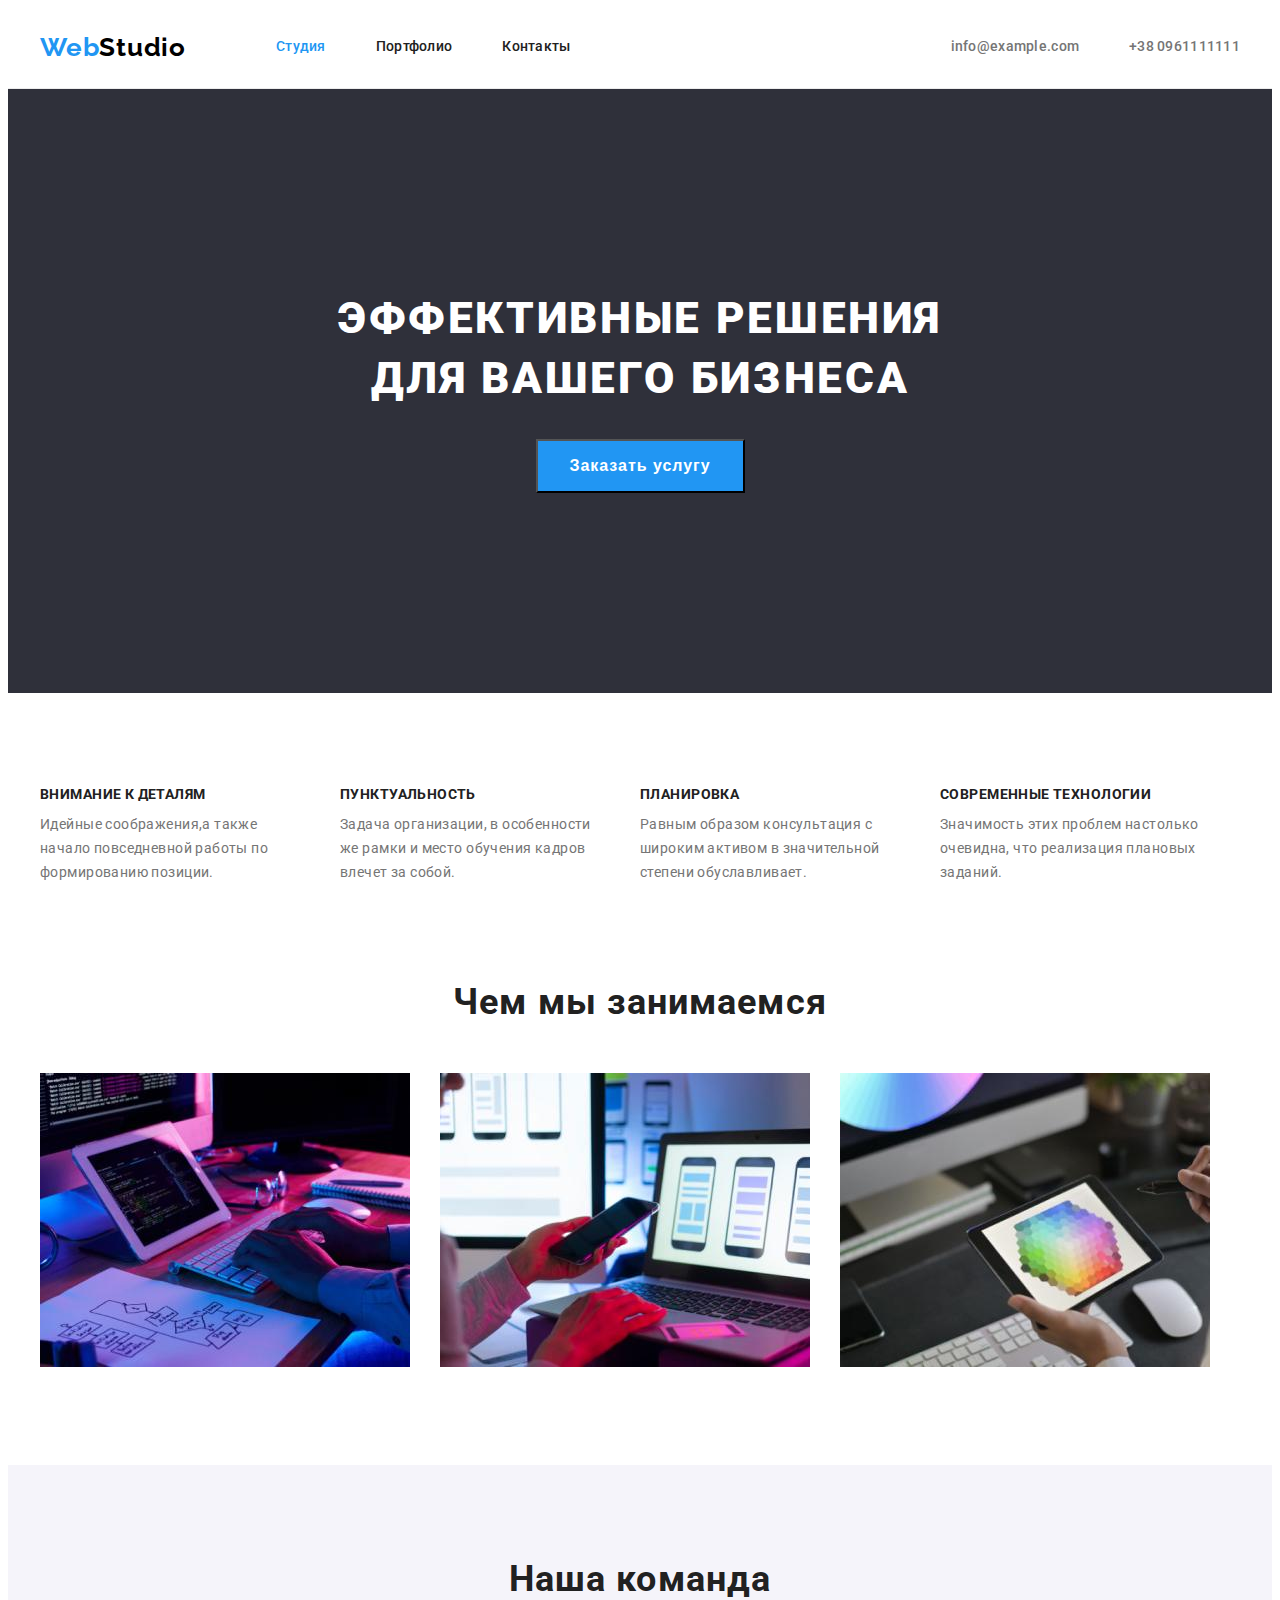
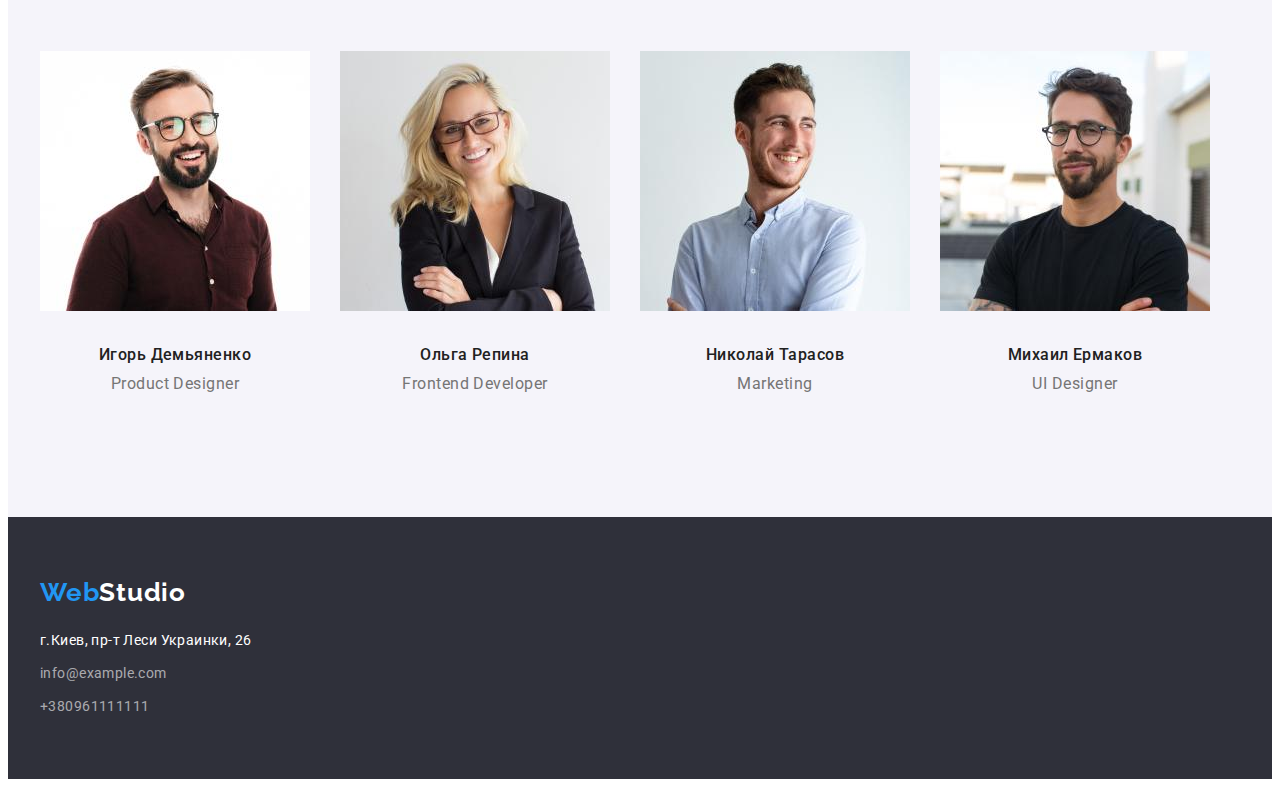
<file: index.html>
<!DOCTYPE html>
<html lang="ru">
  <head>
    <meta charset="UTF-8" />
    <meta http-equiv="X-UA-Compatible" content="IE=edge" />
    <meta name="viewport" content="width=device-width, initial-scale=1.0" />
    <title>Document</title>

    <link
      href="https://fonts.googleapis.com/css2?family=Raleway:wght@700&family=Roboto:wght@400;500;700;900&display=swap"
      rel="stylesheet"
    />

    <link
      rel="stylesheet"
      href="https://cdnjs.cloudflare.com/ajax/libs/modern-normalize/1.1.0/modern-normalize.min.css"
      integrity="sha512-wpPYUAdjBVSE4KJnH1VR1HeZfpl1ub8YT/NKx4PuQ5NmX2tKuGu6U/JRp5y+Y8XG2tV+wKQpNHVUX03MfMFn9Q=="
      crossorigin="anonymous"
      referrerpolicy="no-referrer"
    />
    <link rel="stylesheet" href="css/styles.css" />
  </head>
  <body class="body">
    <header class="header">
      <div class="container header-container">
        <nav class="header-nav">
          <a href="" class="header-logo">
            <span class="web">Web</span><span class="logo">Studio</span></a
          >

          <ul class="list">
            <li class="banner"><a class="link" href="">Студия</a></li>
            <li class="banner">
              <a class="menu-link current" href="./portfolio.html">Портфолио</a>
            </li>
            <li class="banner"><a class="menu-link" href="">Контакты</a></li>
          </ul>
        </nav>
        <ul class="items">
          <li>
            <a class="header-mailto" href="mailto:info@example.com "
              >info@example.com</a
            >
          </li>
          <li>
            <a class="header-tel" href="tel:+380961111111">+38 0961111111</a>
          </li>
        </ul>
      </div>
    </header>
    <main>
      <section class="hero">
        <div class="container"></div>
        <h1 class="hero-title">
          Эффективные решения<br />
          для вашего бизнеса
        </h1>
        <div class="button-centr">
          <button class="button" type="button">Заказать услугу</button>
        </div>
      </section>

      <section class="scroll">
        <div class="container description">
          <h2 class="psevdo">Секция</h2>

          <ul class="list-centr">
            <li class="description-list idea">
              <h3 class="panel">ВНИМАНИЕ К ДЕТАЛЯМ</h3>
              <p class="scroll-excellence">
                Идейные соображения,а также<br />
                начало повседневной работы по<br />
                формированию позиции.
              </p>
            </li>
            <li class="description-list idea">
              <h3 class="panel">ПУНКТУАЛЬНОСТЬ</h3>
              <p class="scroll-excellence">
                Задача организации, в особенности<br />
                же рамки и место обучения кадров<br />
                влечет за собой.
              </p>
            </li>

            <li class="description-list idea">
              <h3 class="panel">ПЛАНИРОВКА</h3>
              <p class="scroll-excellence">
                Равным образом консультация с<br />
                широким активом в значительной<br />
                степени обуславливает.
              </p>
            </li>
            <li class="description-list idea">
              <h3 class="panel">СОВРЕМЕННЫЕ ТЕХНОЛОГИИ</h3>
              <p class="scroll-excellence">
                Значимость этих проблем настолько<br />очевидна, что реализация
                плановых<br />заданий.
              </p>
            </li>
          </ul>
        </div>
      </section>

      <section class="about">
        <div class="container description">
          <h2 class="rubric">Чем мы занимаемся</h2>
          <ul class="list list-foto">
            <li class="description-list">
              <img
                src="./img/work1.jpg"
                alt="создание плана"
                width="370"
                height="294"
              />
            </li>
            <li class="description-list">
              <img
                src="./img/work2.jpg"
                alt="оптимизация продукта"
                width="370"
                height="294"
              />
            </li>
            <li class="description-list">
              <img
                src="./img/work3.jpg"
                alt="дизайн"
                width="370"
                height="294"
              />
            </li>
          </ul>
        </div>
      </section>

      <section class="team">
        <div class="container">
          <h2 class="our">Наша команда</h2>
          <ul class="list">
            <li class="description-list">
              <img
                src="./img/team1.jpg"
                alt="портрет мастера"
                width="270"
                height="260"
              />
              <div class="name-position">
                <h3 class="name">Игорь Демьяненко</h3>
                <p class="position">Product Designer</p>
              </div>
            </li>
            <li class="description-list">
              <img
                src="./img/team2.jpg"
                alt="портрет мастера"
                width="270"
                height="260"
              />
              <div class="name-position">
                <h3 class="name">Ольга Репина</h3>
                <p class="position">Frontend Developer</p>
              </div>
            </li>
            <li class="description-list">
              <img
                src="./img/team3.jpg"
                alt="портрет мастера"
                width="270"
                height="260"
              />
              <div class="name-position">
                <h3 class="name">Николай Тарасов</h3>
                <p class="position">Marketing</p>
              </div>
            </li>
            <li class="description-list">
              <img
                src="./img/team4.jpg"
                alt="портрет мастера"
                width="270"
                height="260"
              />
              <div class="name-position">
                <h3 class="name">Михаил Ермаков</h3>
                <p class="position">UI Designer</p>
              </div>
            </li>
          </ul>
        </div>
      </section>
    </main>

    <footer class="footer">
      <div class="container container-footer">
        <a href="" class="header-logo logo-footer"
          ><span class="web">Web</span><span class="studio">Studio</span></a
        >

        <address>
          <ul class="list-footer">
            <li class="footer-road">
              <a class="footer-way" href="">г.Киев, пр-т Леси Украинки, 26</a>
            </li>
            <li>
              <a class="footer-contacts" href="mailto:info@example.com "
                >info@example.com</a
              >
            </li>
            <li class="footer-number">
              <a class="footer-contacts" href="tel:+380961111111"
                >+380961111111</a
              >
            </li>
          </ul>
        </address>
      </div>
    </footer>
  </body>
</html>
</file>
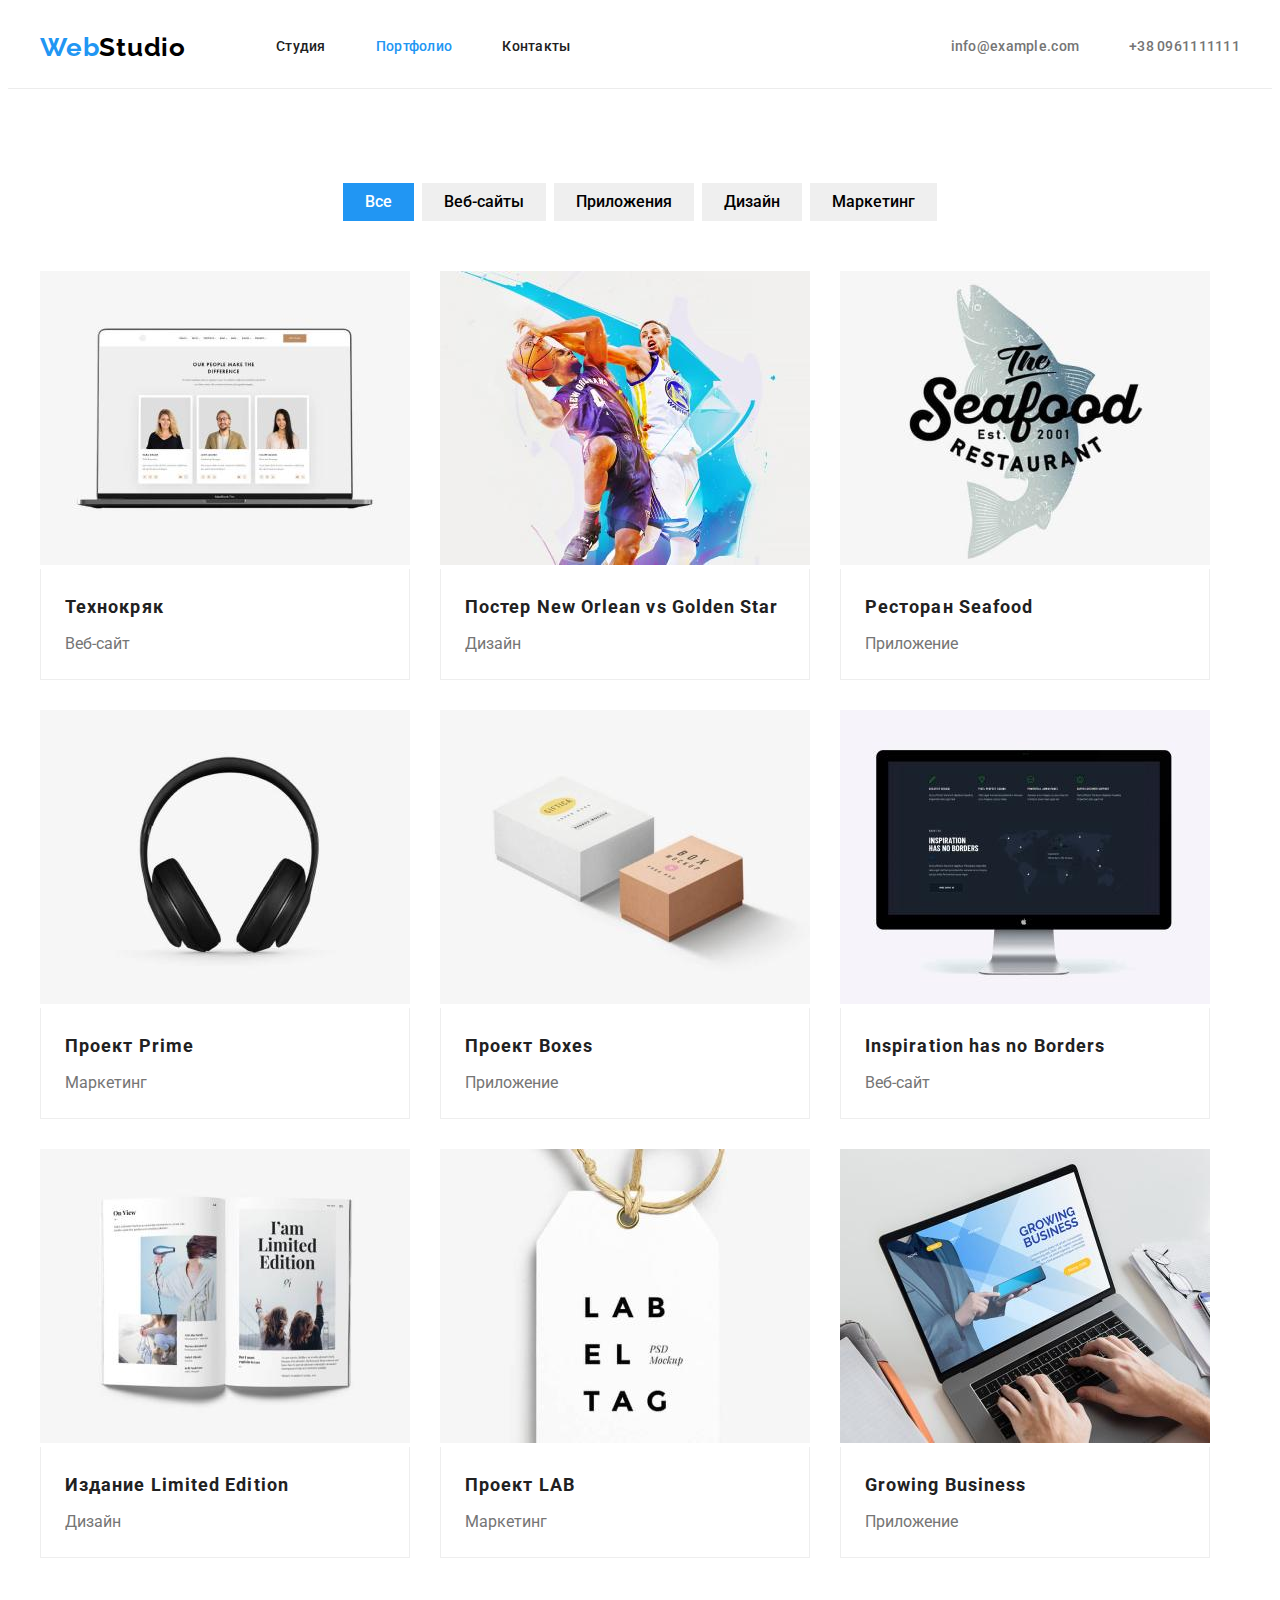
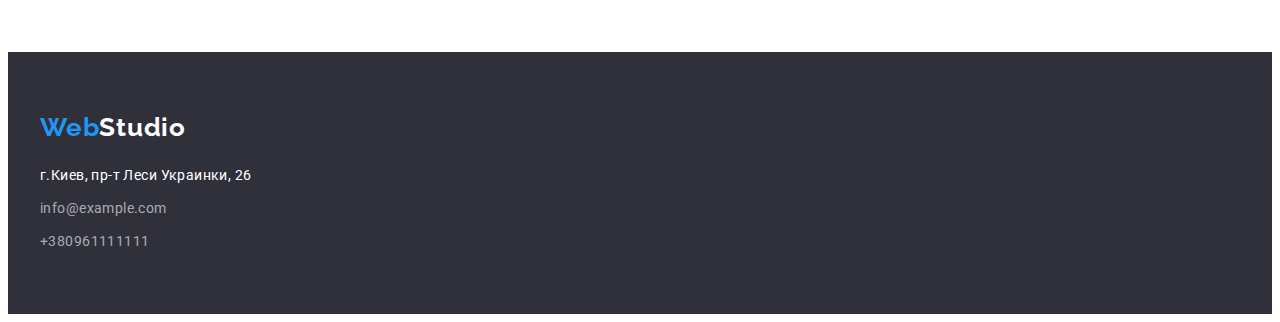
<file: portfolio.html>
<!DOCTYPE html>
<html lang="ru">
  <head>
    <meta charset="UTF-8" />
    <meta http-equiv="X-UA-Compatible" content="IE=edge" />
    <meta name="viewport" content="width=device-width, initial-scale=1.0" />
    <title>Document</title>

    <link
      href="https://fonts.googleapis.com/css2?family=Raleway:wght@700&family=Roboto:wght@400;500;700&display=swap"
      rel="stylesheet"
    />

    <link
      rel="stylesheet"
      href="https://cdnjs.cloudflare.com/ajax/libs/modern-normalize/1.1.0/modern-normalize.min.css"
      integrity="sha512-wpPYUAdjBVSE4KJnH1VR1HeZfpl1ub8YT/NKx4PuQ5NmX2tKuGu6U/JRp5y+Y8XG2tV+wKQpNHVUX03MfMFn9Q=="
      crossorigin="anonymous"
      referrerpolicy="no-referrer"
    />

    <link rel="stylesheet" href="css/styles.css" />
  </head>
  <body class="body">
    <header class="header">
      <div class="container header-container">
        <nav class="header-nav">
          <a href="" class="header-logo"
            ><span class="web">Web</span><span class="logo">Studio</span></a
          >

          <ul class="list">
            <li class="banner">
              <a class="menu-link current" href="./index.html">Студия</a>
            </li>
            <li class="banner"><a class="link" href="">Портфолио</a></li>
            <li class="banner"><a class="menu-link" href="">Контакты</a></li>
          </ul>
        </nav>
        <ul class="items">
          <li>
            <a class="header-mailto" href="mailto:info@example.com "
              >info@example.com</a
            >
          </li>
          <li>
            <a class="header-tel" href="tel:+380961111111">+38 0961111111</a>
          </li>
        </ul>
      </div>
    </header>

    <main>
      <section class="main-container">
        <div class="container">
          <h1 class="psevdo">Главный контент</h1>
          <ul class="snap">
            <li class="pin">
              <button class="task snap-all" type="button">Все</button>
            </li>
            <li class="pin">
              <button class="task" type="button">Веб-сайты</button>
            </li>
            <li class="pin">
              <button class="task" type="button">Приложения</button>
            </li>
            <li class="pin">
              <button class="task" type="button">Дизайн</button>
            </li>
            <li class="pin">
              <button class="task" type="button">Маркетинг</button>
            </li>
          </ul>

          <h2 class="psevdo">Список главного контента</h2>

          <ul class="progects">
            <li class="plan sheet">
              <img
                src="./images/project1.jpg"
                alt="страница сайта с описанием"
                width="370"
                height="294"
              />
              <div class="draft">
                <h3 class="title">Технокряк</h3>
                <p class="use">Веб-сайт</p>
              </div>
            </li>
            <li class="plan">
              <img
                src="./images/project2.jpg"
                alt="два человека играют c мячом"
                width="370"
                height="294"
              />
              <div class="draft">
                <h3 class="title">Постер New Orlean vs Golden Star</h3>

                <p class="use">Дизайн</p>
              </div>
            </li>
            <li class="plan">
              <img
                src="./images/project3.jpg"
                alt="название ресторана и его логотип"
                width="370"
                height="294"
              />
              <div class="draft">
                <h3 class="title">Ресторан Seafood</h3>
                <p class="use">Приложение</p>
              </div>
            </li>
            <li class="plan">
              <img
                src="./images/project4.jpg"
                alt="наушники"
                width="370"
                height="294"
              />
              <div class="draft">
                <h3 class="title">Проект Prime</h3>
                <p class="use">Маркетинг</p>
              </div>
            </li>
            <li class="plan">
              <img
                src="./images/project5.jpg"
                alt="белая и розовая коробки"
                width="370"
                height="294"
              />
              <div class="draft">
                <h3 class="title">Проект Boxes</h3>
                <p class="use">Приложение</p>
              </div>
            </li>
            <li class="plan">
              <img
                src="./images/project6.jpg"
                alt="монитор"
                width="370"
                height="294"
              />
              <div class="draft">
                <h3 class="title">Inspiration has no Borders</h3>
                <p class="use">Веб-сайт</p>
              </div>
            </li>
            <li class="plan">
              <img
                src="./images/project7.jpg"
                alt="раскрытая книга"
                width="370"
                height="294"
              />
              <div class="draft">
                <h3 class="title">Издание Limited Edition</h3>
                <p class="use">Дизайн</p>
              </div>
            </li>
            <li class="plan">
              <img
                src="./images/project8.jpg"
                alt="бирка с логотипом"
                width="370"
                height="294"
              />
              <div class="draft">
                <h3 class="title">Проект LAB</h3>
                <p class="use">Маркетинг</p>
              </div>
            </li>
            <li class="plan">
              <img
                src="./images/project9.jpg"
                alt="ноутбук с демонстрацией проекта"
                width="370"
                height="294"
              />
              <div class="draft">
                <h3 class="title">Growing Business</h3>
                <p class="use">Приложение</p>
              </div>
            </li>
          </ul>
        </div>
      </section>
    </main>

    <footer class="footer">
      <div class="container container-footer">
        <a href="" class="header-logo"
          ><span class="web">Web</span><span class="studio">Studio</span></a
        >

        <address>
          <ul class="list-footer">
            <li class="footer-road">
              <a class="footer-way" href="">г.Киев, пр-т Леси Украинки, 26</a>
            </li>

            <li>
              <a class="footer-contacts" href="mailto:info@example.com "
                >info@example.com</a
              >
            </li>
            <li class="footer-number">
              <a class="footer-contacts" href="tel:+380961111111"
                >+380961111111</a
              >
            </li>
          </ul>
        </address>
      </div>
    </footer>
  </body>
</html>
</file>
<file: css/styles.css>
:root {
  --header-color: #212121;
  --logo-color: #000000;
  --primary-text-color: #757575;
  --second-text-color: #ffffff;
  --primery-title-color: #ffffff;
  --secondary-title-color: #212121;
  --accent-color: #2196f3;
}

p,
h1,
h2,
h3 {
  margin: 0;
}
ul {
  margin: 0;
  padding: 0;
}
button {
  cursor: pointer;
}
.header {
  background-color: var(--primery-title-color);
  padding-top: 24px;
  padding-bottom: 25px;
  border-bottom: 1px solid #ececec;
}
.container {
  width: 1200px;
  padding-right: 15px;
  padding-left: 15px;
  margin-left: auto;
  margin-right: auto;
}
.header-container {
  display: flex;
}

.header-nav {
  display: flex;
  align-items: center;
}
.header-logo {
  font-family: "Raleway", sans-serif;
  text-decoration: none;
  font-weight: bold;
  font-size: 26px;
  line-height: 1.19;
  letter-spacing: 0.03em;
  margin-right: 90px;
}
.web {
  color: var(--accent-color);
}
.logo {
  color: var(--logo-color);
}

.header-mailto {
  list-style: none;
  text-decoration: none;
  color: var(--primary-text-color);
  margin-right: 50px;
}

.header-tel {
  color: var(--primary-text-color);
  list-style: none;
  text-decoration: none;
}

.body {
  font-family: "Roboto", sans-serif;
}

.list {
  font-weight: 500;
  font-size: 14px;
  line-height: 1.14;
  letter-spacing: 0.02em;
  text-decoration: none;
  list-style: none;
  display: flex;
}
.banner:not(:last-child) {
  margin-right: 50px;
}
.link {
  color: var(--accent-color);
  list-style: none;
  text-decoration: none;
}

.menu-link {
  color: var(--header-color);
  list-style: none;
  text-decoration: none;
}
.items {
  font-weight: 500;
  font-size: 14px;
  line-height: 1.14;
  letter-spacing: 0.02em;
  list-style: none;
  text-decoration: none;
  display: flex;
  margin-left: auto;
  align-items: center;
}

.main {
  background: #e5e5e5;
}
.header {
  background-color: #ffffff;
  border-bottom: 1px solid #ececec;
}
.hero {
  background-color: #2f303a;
  padding-top: 200px;
  padding-bottom: 200px;
}

.hero-title {
  font-weight: 900;
  font-size: 44px;
  line-height: 1.36;
  letter-spacing: 0.06em;
  text-transform: uppercase;
  color: var(--primery-title-color);
  display: flex;
  text-align: center;
  justify-content: center;

  margin-bottom: 30px;
}

.button {
  background-color: var(--accent-color);
  font-weight: bold;
  font-size: 16px;
  line-height: 1.88;
  letter-spacing: 0.06em;
  color: var(--second-text-color);
  display: flex;

  padding-left: 32px;
  padding-right: 32px;
  padding-top: 10px;
  padding-bottom: 10px;
}
.button {
  cursor: pointer;
}

.button:hover,
.button:focus {
  color: #188ce8;
}

.button-centr {
  display: flex;
  justify-content: center;
}
h2 {
  font-weight: bold;
  font-size: 36px;
  line-height: 1.16;
  letter-spacing: 0.03em;
  color: var(--secondary-title-color);
}
.psevdo {
  display: none;
}
h3 {
  font-weight: bold;
  font-size: 14px;
  line-height: 1.14;
  letter-spacing: 0.03em;
  color: var(--secondary-title-color);
  list-style: none;
  text-decoration: none;
}

.name {
  font-weight: 500;
  font-size: 16px;
  line-height: 1.19;
  letter-spacing: 0.03em;
  text-decoration: none;
  text-align: center;
  margin-bottom: 10px;
}

.list-centr {
  list-style: none;
  text-decoration: none;
  display: flex;
  align-items: center;
}
.name-position {
  padding-top: 30px;
  padding-bottom: 30px;
}
.main-container {
  padding-top: 94px;
  padding-bottom: 94px;
}

.description-list:not(:last-child) {
  margin-right: 30px;
}

.idea {
  width: 270px;
  height: 101px;
  left: 515px;
  top: 774px;
}
.scroll {
  background: #ffffff;
  padding-top: 94px;
  padding-bottom: 94px;
}
.scroll-excellence {
  font-weight: normal;
  font-size: 14px;
  line-height: 1.71;
  letter-spacing: 0.03em;
  color: var(--primary-text-color);
}

.panel {
  margin-bottom: 10px;
}
.about {
  background: #ffffff;
  padding-bottom: 94px;
}
.rubric {
  text-align: center;
  margin-bottom: 50px;
}

.team {
  background: #f5f4fa;
  padding-top: 94px;
  padding-bottom: 94px;
}
.our {
  text-align: center;

  margin-bottom: 50px;
}
.position {
  font-weight: normal;
  font-size: 16px;
  line-height: 1.19;
  letter-spacing: 0.03em;
  color: var(--primary-text-color);
  text-align: center;
}
.footer {
  font-family: "Roboto", sans-serif;

  background: #2f303a;
  font-weight: normal;
  font-size: 14px;
  line-height: 1.71;
  letter-spacing: 0.03em;
  padding-top: 60px;
  padding-bottom: 60px;
}

.studio {
  font-weight: bold;
  font-size: 26px;
  line-height: 1.19;
  letter-spacing: 0.03em;
  color: var(--primery-title-color);
}
.footer-way {
  color: var(--second-text-color);
  list-style: none;
  text-decoration: none;
  font-style: normal;
}
.footer-contacts {
  color: rgba(255, 255, 255, 0.6);
  list-style: none;
  text-decoration: none;
  font-style: normal;
}
.list-footer {
  font-weight: normal;
  font-size: 14px;
  line-height: 1.71;
  letter-spacing: 0.03em;
  list-style: none;
  text-decoration: none;
}

.snap {
  font-family: "Roboto", sans-serif;
  cursor: pointer;

  font-style: normal;
  font-weight: 500;
  font-size: 16px;
  line-height: 1.63;
  letter-spacing: 0.03em;
  color: var(--secondary-title-color);
  list-style: none;
  text-decoration: none;
  letter-spacing: 0.03em;
  color: #212121;
  display: flex;

  justify-content: center;
  margin-bottom: 50px;
}

.task {
  font-family: "Roboto", sans-serif;
  cursor: pointer;
  font-style: normal;
  font-weight: 500;
  font-size: 16px;
  line-height: 1.63;

  padding-left: 22px;
  padding-right: 22px;
  padding-top: 6px;
  padding-bottom: 6px;
  border: none;
}
.snap-all {
  background: #2196f3;

  color: var(--second-text-color);
}
.pin:not(:last-child) {
  margin-right: 8px;
}

.draft {
  padding-top: 20px;
  padding-bottom: 20px;
  padding-left: 24px;
  border-bottom: 1px solid #eeeeee;
  border-left: 1px solid #eeeeee;
  border-right: 1px solid #eeeeee;
}
.plan {
  flex-basis: calc(100% / 3- 30px);
  margin-left: 30px;
  margin-bottom: 30px;
}

.title {
  font-size: 18px;
  line-height: 2;
  letter-spacing: 0.06em;
  color: var(--secondary-title-color);
  margin-bottom: 4px;
}
.use {
  font-weight: normal;
  font-size: 16px;
  line-height: 1.88;
  color: var(--primary-text-color);
}
.progects {
  list-style: none;
  text-decoration: none;
  display: flex;
  flex-wrap: wrap;
  margin-left: -30px;
  margin-bottom: -30px;
}

.footer-road {
  margin-top: 20px;
  margin-bottom: 9px;
}
.footer-number {
  margin-top: 9px;
}
</file>
